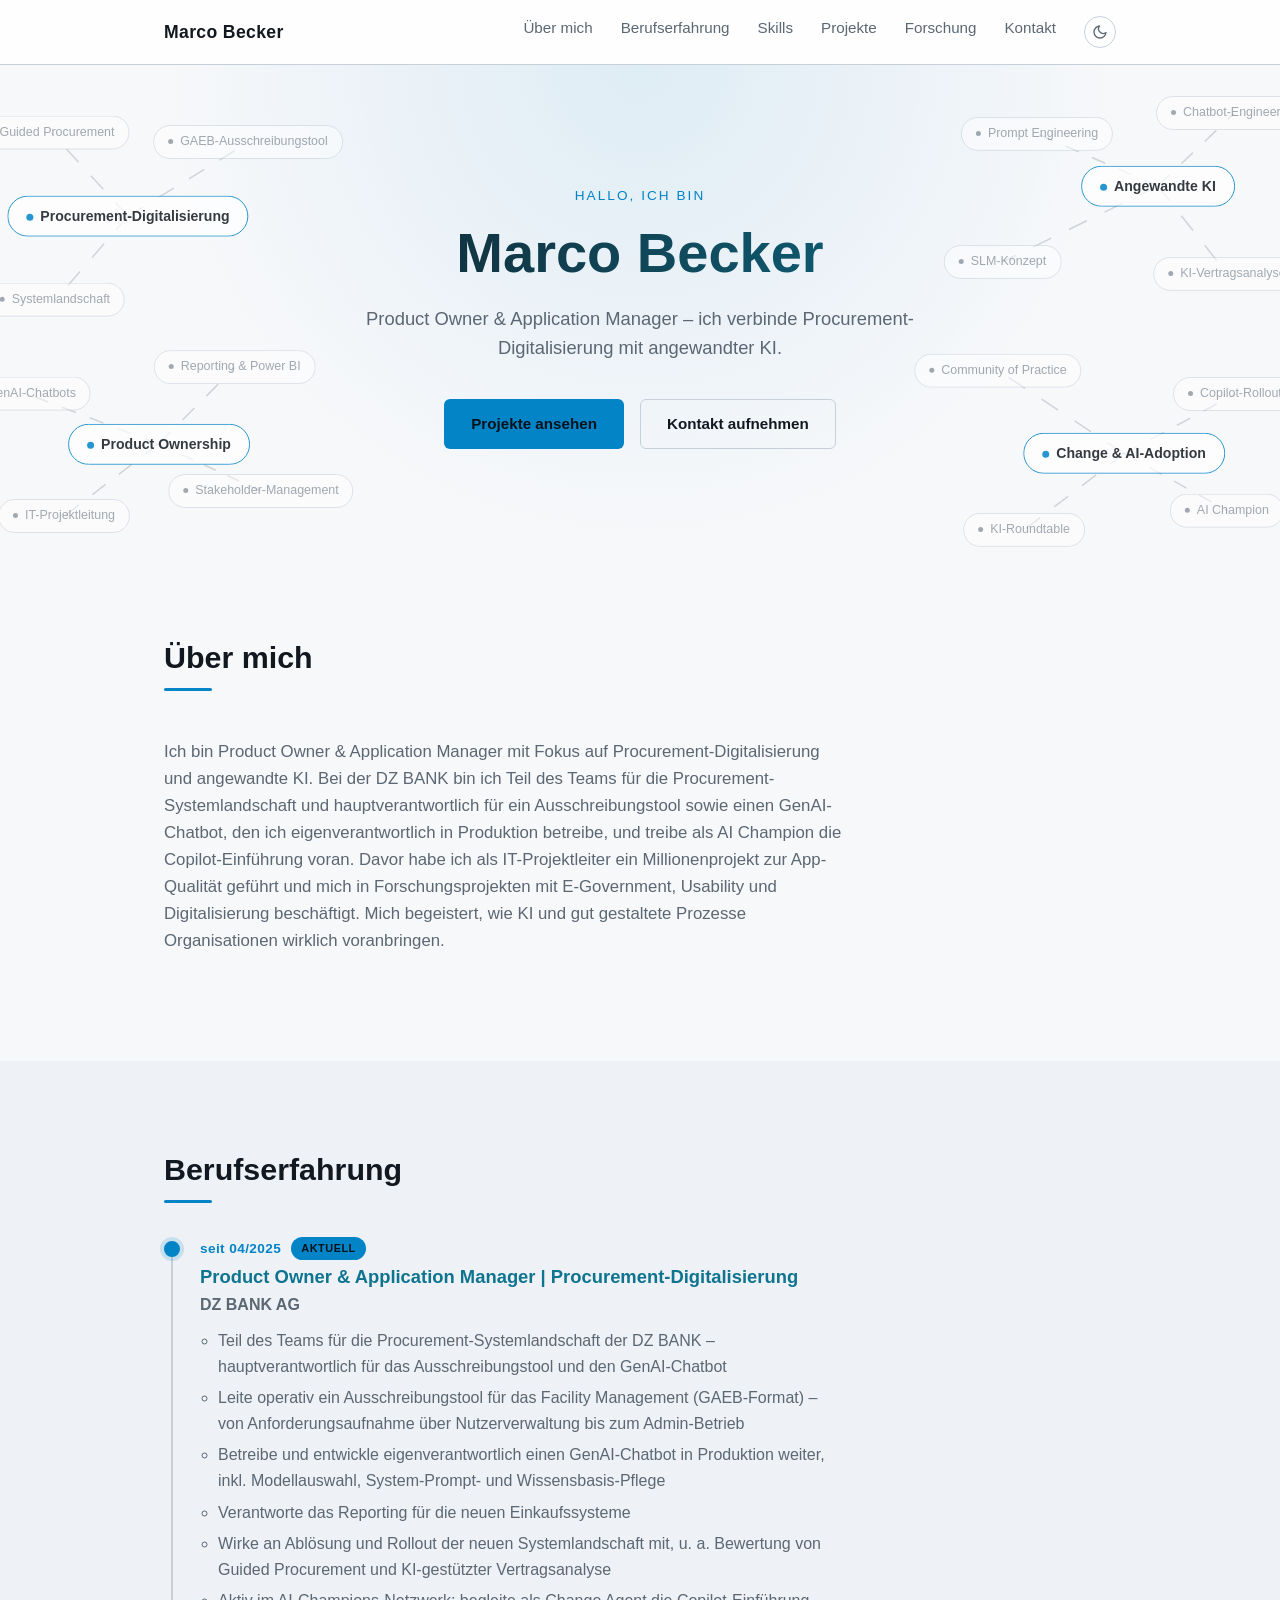
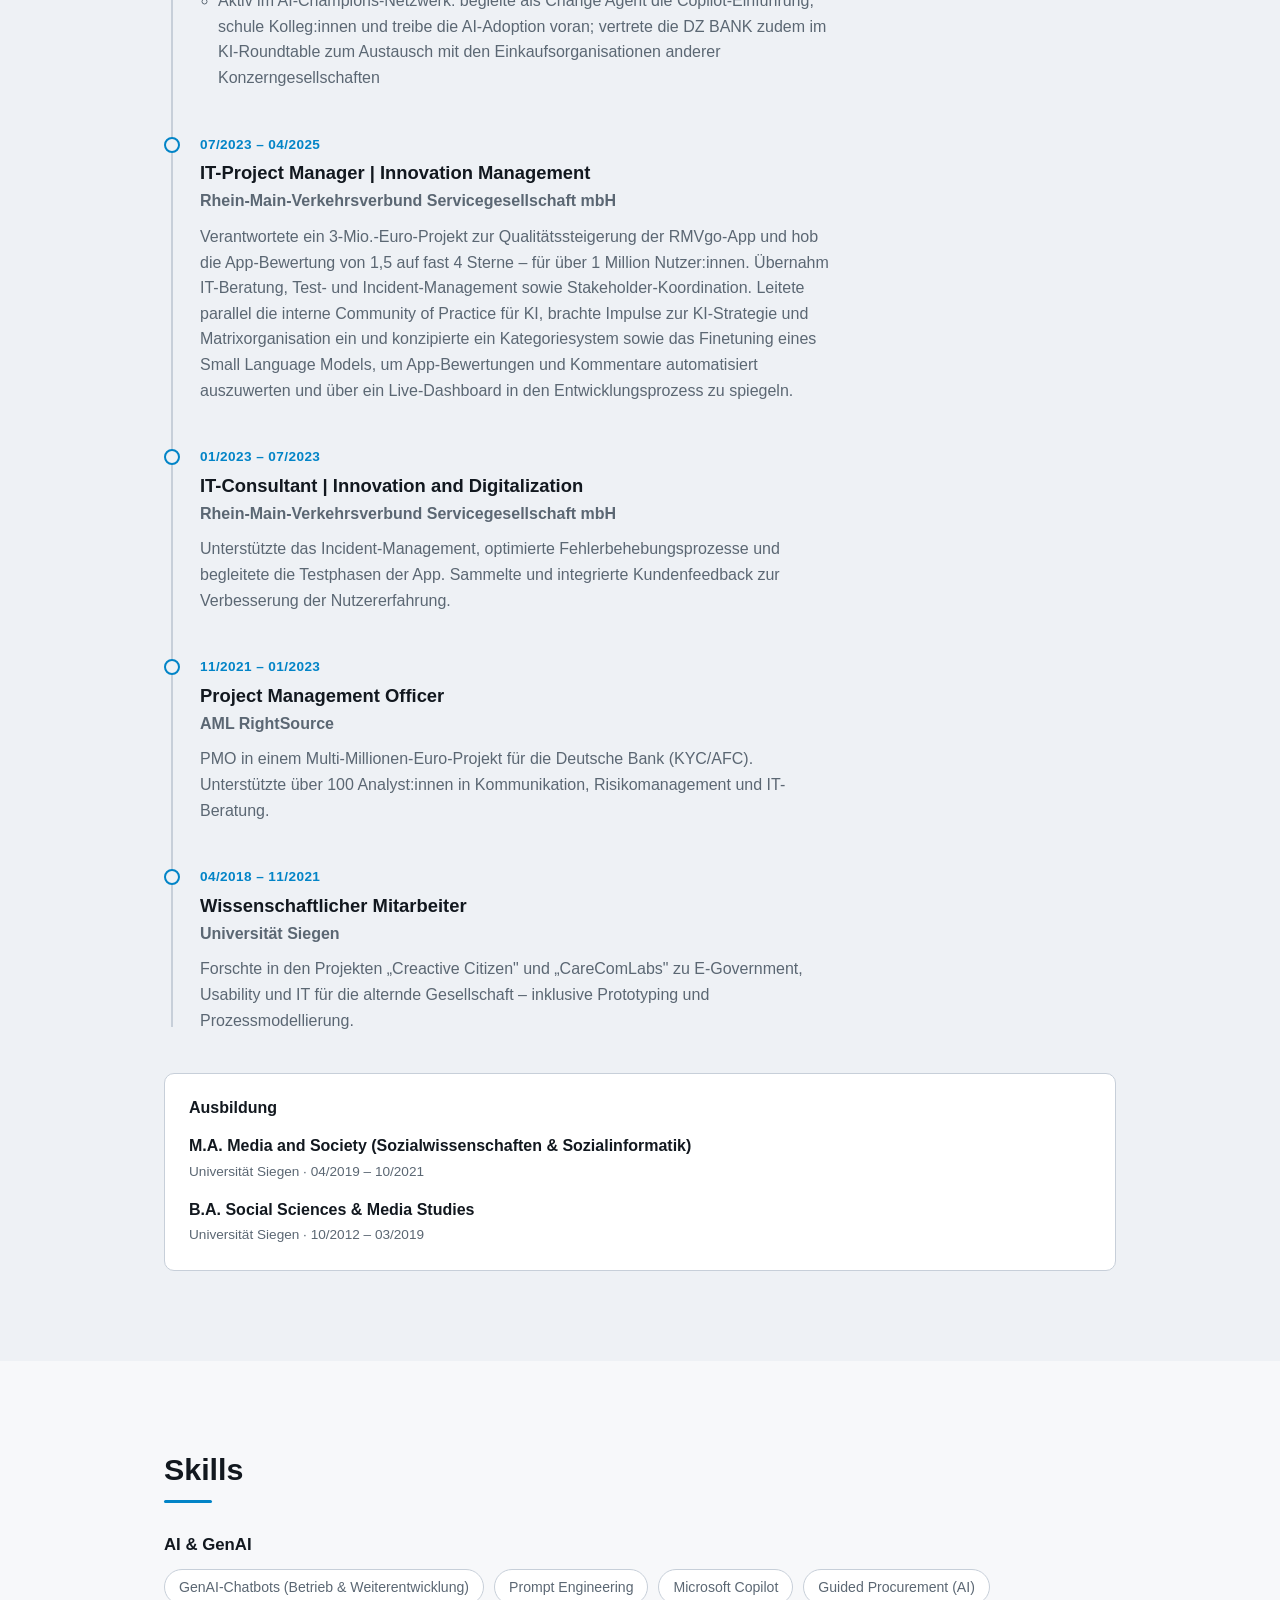
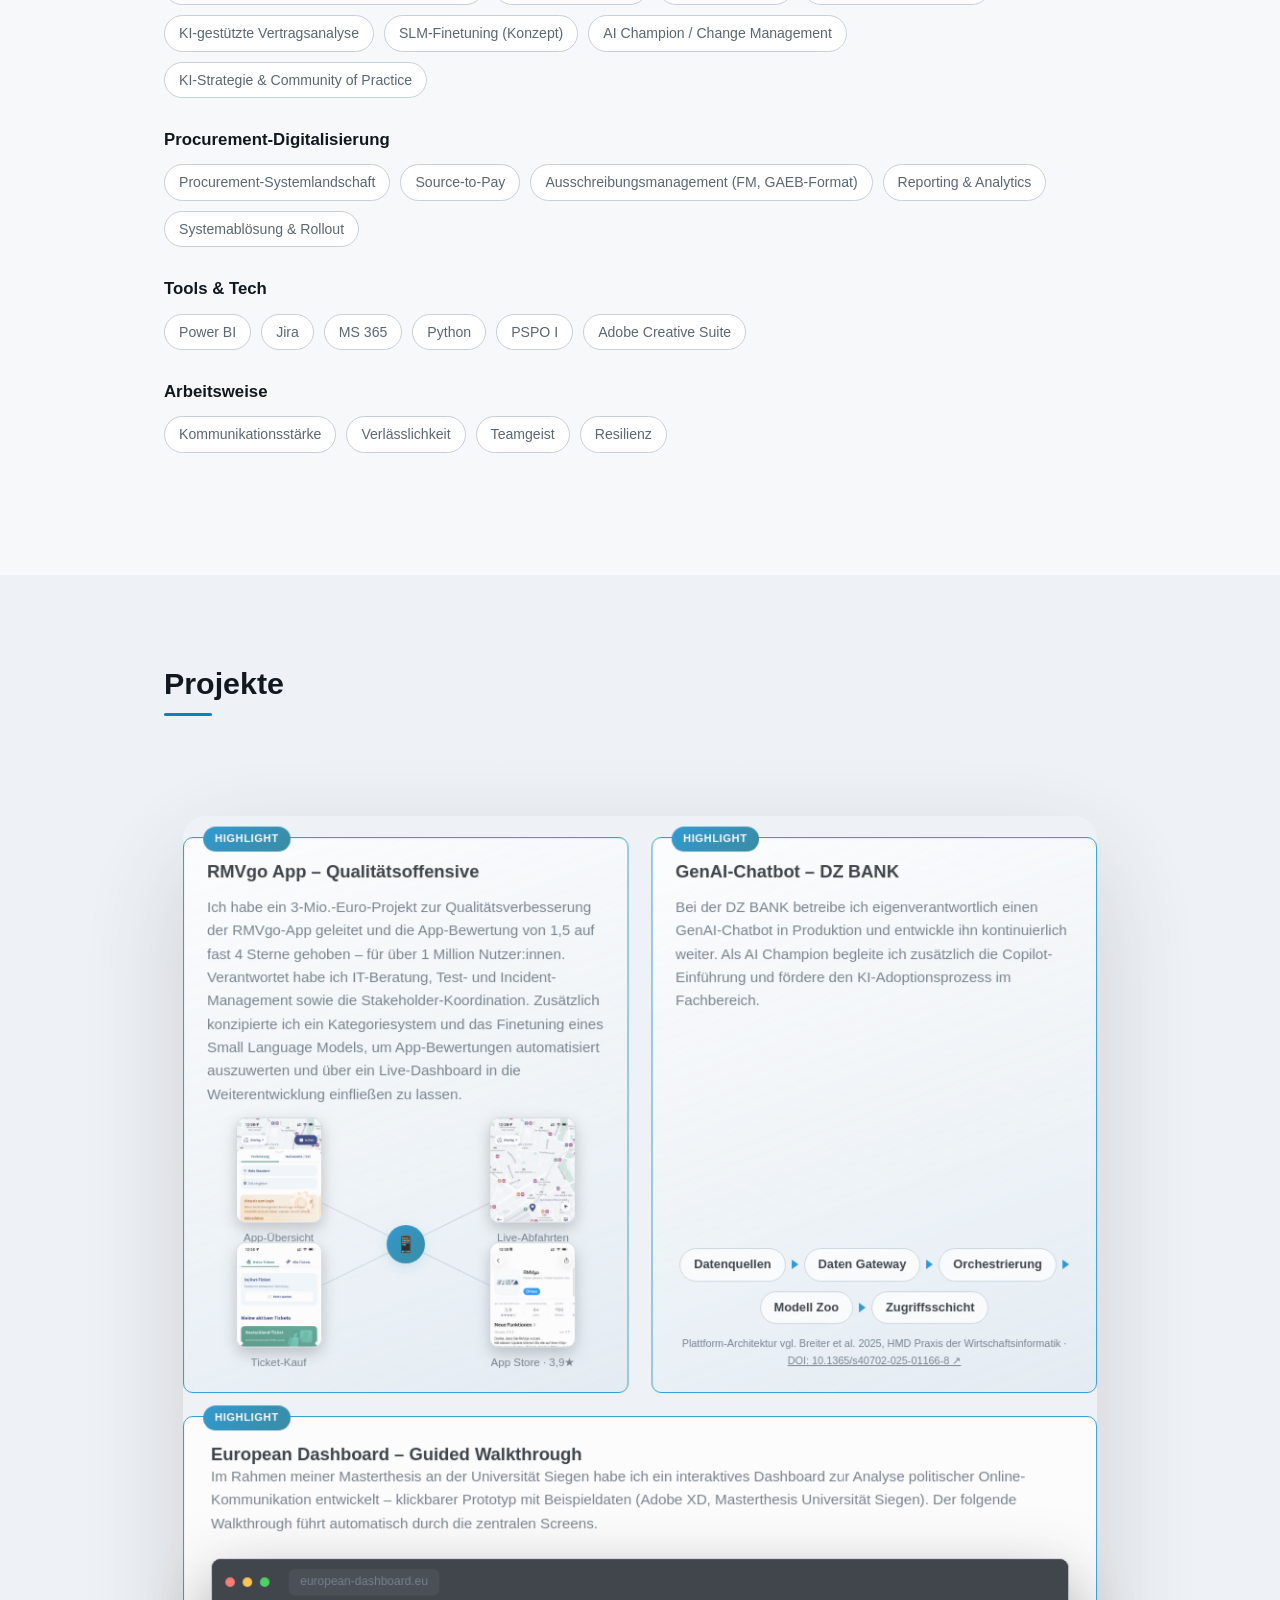
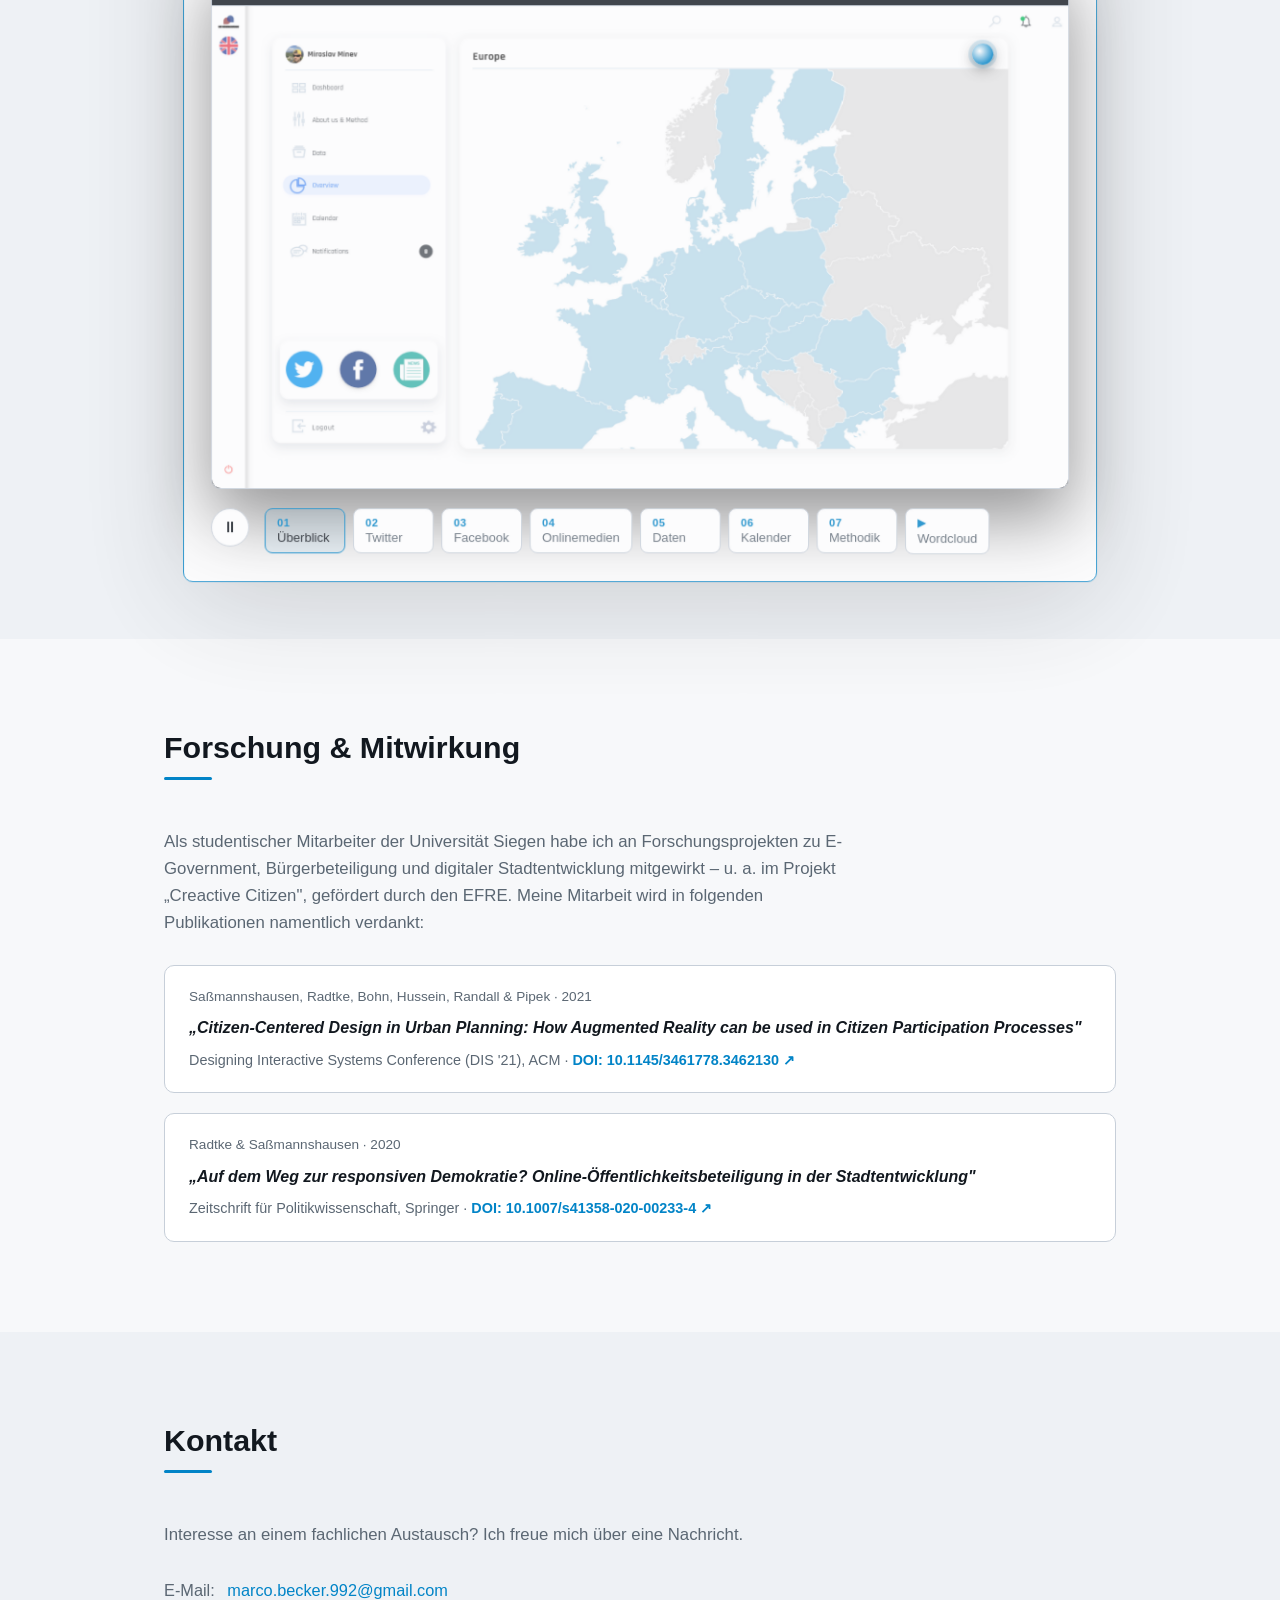
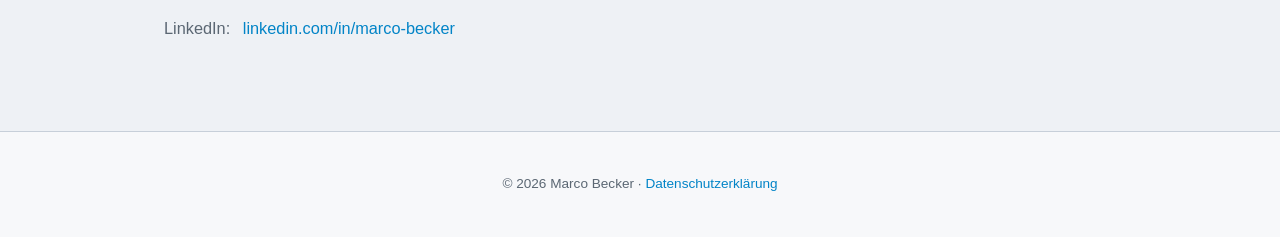
<file: index.html>
<!DOCTYPE html>
<html lang="de">
<head>
    <meta charset="UTF-8">
    <meta name="viewport" content="width=device-width, initial-scale=1.0">
    <title>Marco Becker – CV</title>
    <!-- Temporär, bis Website-Launch: verhindert Suchmaschinen-Indexierung
         solange die Seite noch nicht final poliert ist. Vor aktivem Launch
         (CLAUDE.md "Nächste Schritte" Punkt 5) diese Zeile wieder entfernen. -->
    <meta name="robots" content="noindex, nofollow">
    <script>
        (function () {
            var stored = localStorage.getItem('cv-theme');
            var theme = (stored === 'light' || stored === 'dark')
                ? stored
                : (window.matchMedia('(prefers-color-scheme: light)').matches ? 'light' : 'dark');
            if (theme === 'light') document.documentElement.setAttribute('data-theme', 'light');
        })();
    </script>
    <link rel="stylesheet" href="style.css">
</head>
<body>

    <header class="navbar">
        <div class="container navbar__inner">
            <a href="#hero" class="navbar__brand"><span class="navbar__brand-text"><span class="navbar__letter navbar__letter--anchor" style="--i:0">M</span><span class="navbar__letter" style="--i:1">a</span><span class="navbar__letter" style="--i:2">r</span><span class="navbar__letter" style="--i:3">c</span><span class="navbar__letter" style="--i:4">o</span><span class="navbar__letter" style="--i:5">&nbsp;</span><span class="navbar__letter navbar__letter--anchor" style="--i:6">B</span><span class="navbar__letter" style="--i:7">e</span><span class="navbar__letter" style="--i:8">c</span><span class="navbar__letter" style="--i:9">k</span><span class="navbar__letter" style="--i:10">e</span><span class="navbar__letter" style="--i:11">r</span></span></a>
            <button class="navbar__toggle" id="navToggle" aria-label="Menü öffnen" aria-expanded="false">
                <span></span>
                <span></span>
                <span></span>
            </button>
            <nav class="navbar__nav" id="navMenu">
                <a href="#about">Über mich</a>
                <a href="#experience">Berufserfahrung</a>
                <a href="#skills">Skills</a>
                <a href="#projects">Projekte</a>
                <a href="#research">Forschung</a>
                <a href="#contact">Kontakt</a>
                <button class="theme-toggle" id="themeToggle" type="button" aria-label="Theme wechseln (hell/dunkel)">
                    <svg class="theme-toggle__icon theme-toggle__icon--sun" viewBox="0 0 24 24" fill="none" stroke="currentColor" stroke-width="2" stroke-linecap="round" aria-hidden="true">
                        <circle cx="12" cy="12" r="4"></circle>
                        <path d="M12 2v2M12 20v2M4.93 4.93l1.41 1.41M17.66 17.66l1.41 1.41M2 12h2M20 12h2M4.93 19.07l1.41-1.41M17.66 6.34l1.41-1.41"></path>
                    </svg>
                    <svg class="theme-toggle__icon theme-toggle__icon--moon" viewBox="0 0 24 24" fill="none" stroke="currentColor" stroke-width="2" stroke-linecap="round" stroke-linejoin="round" aria-hidden="true">
                        <path d="M21 12.79A9 9 0 1 1 11.21 3 7 7 0 0 0 21 12.79z"></path>
                    </svg>
                </button>
            </nav>
        </div>
    </header>

    <main>

        <section id="hero" class="hero">
            <div class="hero__network" aria-hidden="true">
                <svg class="hero__lines" viewBox="0 0 100 100" preserveAspectRatio="none">
                    <line x1="10" y1="30" x2="4" y2="13" data-from="H1" data-to="S1" data-delay="1.55"></line>
                    <line x1="10" y1="30" x2="4" y2="48" data-from="H1" data-to="S2" data-delay="1.59"></line>
                    <line x1="10" y1="30" x2="19" y2="16" data-from="H1" data-to="S3" data-delay="1.63"></line>
                    <line x1="90" y1="25" x2="81" y2="13" data-from="H2" data-to="S4" data-delay="1.67"></line>
                    <line x1="90" y1="25" x2="96" y2="43" data-from="H2" data-to="S5" data-delay="1.71"></line>
                    <line x1="90" y1="25" x2="96" y2="10" data-from="H2" data-to="S6" data-delay="1.75"></line>
                    <line x1="12" y1="78" x2="5" y2="92" data-from="H3" data-to="S7" data-delay="1.79"></line>
                    <line x1="12" y1="78" x2="20" y2="88" data-from="H3" data-to="S8" data-delay="1.83"></line>
                    <line x1="12" y1="78" x2="18" y2="62" data-from="H3" data-to="S9" data-delay="1.87"></line>
                    <line x1="12" y1="78" x2="2" y2="68" data-from="H3" data-to="S10" data-delay="1.91"></line>
                    <line x1="88" y1="80" x2="96" y2="92" data-from="H4" data-to="S11" data-delay="1.95"></line>
                    <line x1="88" y1="80" x2="96" y2="68" data-from="H4" data-to="S12" data-delay="1.99"></line>
                    <line x1="88" y1="80" x2="80" y2="95" data-from="H4" data-to="S13" data-delay="2.03"></line>
                    <line x1="90" y1="25" x2="78" y2="40" data-from="H2" data-to="S14" data-delay="2.07"></line>
                    <line x1="88" y1="80" x2="78" y2="62" data-from="H4" data-to="S15" data-delay="2.11"></line>
                </svg>
                <span class="hero__node hero__node--hub" data-node-id="H1" style="--x:10%; --y:30%; --delay:0s" data-delay="0">Procurement-Digitalisierung</span>
                <span class="hero__node hero__node--hub" data-node-id="H2" style="--x:90%; --y:25%; --delay:0s" data-delay="0">Angewandte KI</span>
                <span class="hero__node hero__node--hub" data-node-id="H3" style="--x:12%; --y:78%; --delay:0s" data-delay="0">Product Ownership</span>
                <span class="hero__node hero__node--hub" data-node-id="H4" style="--x:88%; --y:80%; --delay:0s" data-delay="0">Change &amp; AI-Adoption</span>
                <span class="hero__node" data-node-id="S1" style="--x:4%; --y:13%; --delay:0.75s" data-delay="0.75">Guided Procurement</span>
                <span class="hero__node" data-node-id="S2" style="--x:4%; --y:48%; --delay:0.79s" data-delay="0.79">Systemlandschaft</span>
                <span class="hero__node" data-node-id="S3" style="--x:19%; --y:16%; --delay:0.83s" data-delay="0.83">GAEB-Ausschreibungstool</span>
                <span class="hero__node" data-node-id="S4" style="--x:81%; --y:13%; --delay:0.87s" data-delay="0.87">Prompt Engineering</span>
                <span class="hero__node" data-node-id="S5" style="--x:96%; --y:43%; --delay:0.91s" data-delay="0.91">KI-Vertragsanalyse</span>
                <span class="hero__node" data-node-id="S6" style="--x:96%; --y:10%; --delay:0.95s" data-delay="0.95">Chatbot-Engineering</span>
                <span class="hero__node" data-node-id="S7" style="--x:5%; --y:92%; --delay:0.99s" data-delay="0.99">IT-Projektleitung</span>
                <span class="hero__node" data-node-id="S8" style="--x:20%; --y:88%; --delay:1.03s" data-delay="1.03">Stakeholder-Management</span>
                <span class="hero__node" data-node-id="S9" style="--x:18%; --y:62%; --delay:1.07s" data-delay="1.07">Reporting &amp; Power BI</span>
                <span class="hero__node" data-node-id="S10" style="--x:2%; --y:68%; --delay:1.11s" data-delay="1.11">GenAI-Chatbots</span>
                <span class="hero__node" data-node-id="S11" style="--x:96%; --y:92%; --delay:1.15s" data-delay="1.15">AI Champion</span>
                <span class="hero__node" data-node-id="S12" style="--x:96%; --y:68%; --delay:1.19s" data-delay="1.19">Copilot-Rollout</span>
                <span class="hero__node" data-node-id="S13" style="--x:80%; --y:95%; --delay:1.23s" data-delay="1.23">KI-Roundtable</span>
                <span class="hero__node" data-node-id="S14" style="--x:78%; --y:40%; --delay:1.27s" data-delay="1.27">SLM-Konzept</span>
                <span class="hero__node" data-node-id="S15" style="--x:78%; --y:62%; --delay:1.31s" data-delay="1.31">Community of Practice</span>
            </div>
            <div class="container hero__inner">
                <p class="hero__eyebrow">Hallo, ich bin</p>
                <h1 class="hero__name">Marco Becker</h1>
                <p class="hero__tagline">Product Owner &amp; Application Manager – ich verbinde Procurement-Digitalisierung mit angewandter KI.</p>
                <div class="hero__actions">
                    <a href="#projects" class="btn btn--primary">Projekte ansehen</a>
                    <a href="#contact" class="btn btn--ghost">Kontakt aufnehmen</a>
                </div>
            </div>
        </section>

        <section id="about" class="section">
            <div class="container">
                <h2 class="section__title">Über mich</h2>
                <p class="section__lead">
                    Ich bin Product Owner &amp; Application Manager mit Fokus auf Procurement-Digitalisierung
                    und angewandte KI. Bei der DZ BANK bin ich Teil des Teams für die Procurement-Systemlandschaft
                    und hauptverantwortlich für ein Ausschreibungstool sowie einen GenAI-Chatbot, den ich
                    eigenverantwortlich in Produktion betreibe, und treibe als AI Champion die Copilot-Einführung
                    voran. Davor habe ich als IT-Projektleiter ein Millionenprojekt zur
                    App-Qualität geführt und mich in Forschungsprojekten mit E-Government, Usability und
                    Digitalisierung beschäftigt. Mich begeistert, wie KI und gut gestaltete Prozesse
                    Organisationen wirklich voranbringen.
                </p>
            </div>
        </section>

        <section id="experience" class="section section--alt">
            <div class="container">
                <h2 class="section__title">Berufserfahrung</h2>
                <ol class="timeline">
                    <li class="timeline__item timeline__item--current">
                        <div class="timeline__marker"></div>
                        <div class="timeline__content">
                            <span class="timeline__date">seit 04/2025 <span class="timeline__badge">Aktuell</span></span>
                            <h3 class="timeline__role">Product Owner &amp; Application Manager | Procurement-Digitalisierung</h3>
                            <p class="timeline__company">DZ BANK AG</p>
                            <ul class="timeline__bullets">
                                <li>Teil des Teams für die Procurement-Systemlandschaft der DZ BANK – hauptverantwortlich für das Ausschreibungstool und den GenAI-Chatbot</li>
                                <li>Leite operativ ein Ausschreibungstool für das Facility Management (GAEB-Format) – von Anforderungsaufnahme über Nutzerverwaltung bis zum Admin-Betrieb</li>
                                <li>Betreibe und entwickle eigenverantwortlich einen GenAI-Chatbot in Produktion weiter, inkl. Modellauswahl, System-Prompt- und Wissensbasis-Pflege</li>
                                <li>Verantworte das Reporting für die neuen Einkaufssysteme</li>
                                <li>Wirke an Ablösung und Rollout der neuen Systemlandschaft mit, u.&nbsp;a. Bewertung von Guided Procurement und KI-gestützter Vertragsanalyse</li>
                                <li>Aktiv im AI-Champions-Netzwerk: begleite als Change Agent die Copilot-Einführung, schule Kolleg:innen und treibe die AI-Adoption voran; vertrete die DZ BANK zudem im KI-Roundtable zum Austausch mit den Einkaufsorganisationen anderer Konzerngesellschaften</li>
                            </ul>
                        </div>
                    </li>
                    <li class="timeline__item">
                        <div class="timeline__marker"></div>
                        <div class="timeline__content">
                            <span class="timeline__date">07/2023 – 04/2025</span>
                            <h3 class="timeline__role">IT-Project Manager | Innovation Management</h3>
                            <p class="timeline__company">Rhein-Main-Verkehrsverbund Servicegesellschaft mbH</p>
                            <p class="timeline__desc">
                                Verantwortete ein 3-Mio.-Euro-Projekt zur Qualitätssteigerung der RMVgo-App und
                                hob die App-Bewertung von 1,5 auf fast 4 Sterne – für über 1 Million Nutzer:innen.
                                Übernahm IT-Beratung, Test- und Incident-Management sowie Stakeholder-Koordination.
                                Leitete parallel die interne Community of Practice für KI, brachte Impulse zur
                                KI-Strategie und Matrixorganisation ein und konzipierte ein Kategoriesystem sowie
                                das Finetuning eines Small Language Models, um App-Bewertungen und Kommentare
                                automatisiert auszuwerten und über ein Live-Dashboard in den Entwicklungsprozess
                                zu spiegeln.
                            </p>
                        </div>
                    </li>
                    <li class="timeline__item">
                        <div class="timeline__marker"></div>
                        <div class="timeline__content">
                            <span class="timeline__date">01/2023 – 07/2023</span>
                            <h3 class="timeline__role">IT-Consultant | Innovation and Digitalization</h3>
                            <p class="timeline__company">Rhein-Main-Verkehrsverbund Servicegesellschaft mbH</p>
                            <p class="timeline__desc">
                                Unterstützte das Incident-Management, optimierte Fehlerbehebungsprozesse und
                                begleitete die Testphasen der App. Sammelte und integrierte Kundenfeedback zur
                                Verbesserung der Nutzererfahrung.
                            </p>
                        </div>
                    </li>
                    <li class="timeline__item">
                        <div class="timeline__marker"></div>
                        <div class="timeline__content">
                            <span class="timeline__date">11/2021 – 01/2023</span>
                            <h3 class="timeline__role">Project Management Officer</h3>
                            <p class="timeline__company">AML RightSource</p>
                            <p class="timeline__desc">
                                PMO in einem Multi-Millionen-Euro-Projekt für die Deutsche Bank (KYC/AFC).
                                Unterstützte über 100 Analyst:innen in Kommunikation, Risikomanagement und IT-Beratung.
                            </p>
                        </div>
                    </li>
                    <li class="timeline__item">
                        <div class="timeline__marker"></div>
                        <div class="timeline__content">
                            <span class="timeline__date">04/2018 – 11/2021</span>
                            <h3 class="timeline__role">Wissenschaftlicher Mitarbeiter</h3>
                            <p class="timeline__company">Universität Siegen</p>
                            <p class="timeline__desc">
                                Forschte in den Projekten „Creactive Citizen" und „CareComLabs" zu E-Government,
                                Usability und IT für die alternde Gesellschaft – inklusive Prototyping und
                                Prozessmodellierung.
                            </p>
                        </div>
                    </li>
                </ol>

                <div class="education-list">
                    <h3 class="education-list__title">Ausbildung</h3>
                    <div class="education-item">
                        <p class="education-item__degree">M.A. Media and Society (Sozialwissenschaften &amp; Sozialinformatik)</p>
                        <p class="education-item__meta">Universität Siegen · 04/2019 – 10/2021</p>
                    </div>
                    <div class="education-item">
                        <p class="education-item__degree">B.A. Social Sciences &amp; Media Studies</p>
                        <p class="education-item__meta">Universität Siegen · 10/2012 – 03/2019</p>
                    </div>
                </div>
            </div>
        </section>

        <section id="skills" class="section">
            <div class="container">
                <h2 class="section__title">Skills</h2>

                <div class="skills__group">
                    <h3 class="skills__category">AI &amp; GenAI</h3>
                    <ul class="tag-list">
                        <li class="tag">GenAI-Chatbots (Betrieb &amp; Weiterentwicklung)</li>
                        <li class="tag">Prompt Engineering</li>
                        <li class="tag">Microsoft Copilot</li>
                        <li class="tag">Guided Procurement (AI)</li>
                        <li class="tag">KI-gestützte Vertragsanalyse</li>
                        <li class="tag">SLM-Finetuning (Konzept)</li>
                        <li class="tag">AI Champion / Change Management</li>
                        <li class="tag">KI-Strategie &amp; Community of Practice</li>
                    </ul>
                </div>

                <div class="skills__group">
                    <h3 class="skills__category">Procurement-Digitalisierung</h3>
                    <ul class="tag-list">
                        <li class="tag">Procurement-Systemlandschaft</li>
                        <li class="tag">Source-to-Pay</li>
                        <li class="tag">Ausschreibungsmanagement (FM, GAEB-Format)</li>
                        <li class="tag">Reporting &amp; Analytics</li>
                        <li class="tag">Systemablösung &amp; Rollout</li>
                    </ul>
                </div>

                <div class="skills__group">
                    <h3 class="skills__category">Tools &amp; Tech</h3>
                    <ul class="tag-list">
                        <li class="tag">Power BI</li>
                        <li class="tag">Jira</li>
                        <li class="tag">MS 365</li>
                        <li class="tag">Python</li>
                        <li class="tag">PSPO I</li>
                        <li class="tag">Adobe Creative Suite</li>
                    </ul>
                </div>

                <div class="skills__group">
                    <h3 class="skills__category">Arbeitsweise</h3>
                    <ul class="tag-list">
                        <li class="tag">Kommunikationsstärke</li>
                        <li class="tag">Verlässlichkeit</li>
                        <li class="tag">Teamgeist</li>
                        <li class="tag">Resilienz</li>
                    </ul>
                </div>
            </div>
        </section>

        <section id="projects" class="section section--alt">
            <div class="container">
                <h2 class="section__title">Projekte</h2>
                <div class="projects-showcase">
                <div class="projects-showcase__camera">
                <div class="projects-showcase__inner">
                <div class="projects__grid">
                    <article class="card card--highlight projects-reveal">
                        <span class="card__badge">Highlight</span>
                        <h3 class="card__title">RMVgo App – Qualitätsoffensive</h3>
                        <p class="card__desc">
                            Ich habe ein 3-Mio.-Euro-Projekt zur Qualitätsverbesserung der RMVgo-App geleitet
                            und die App-Bewertung von 1,5 auf fast 4 Sterne gehoben – für über 1 Million
                            Nutzer:innen. Verantwortet habe ich IT-Beratung, Test- und Incident-Management
                            sowie die Stakeholder-Koordination. Zusätzlich konzipierte ich ein Kategoriesystem
                            und das Finetuning eines Small Language Models, um App-Bewertungen automatisiert
                            auszuwerten und über ein Live-Dashboard in die Weiterentwicklung einfließen zu lassen.
                        </p>
                        <div class="project-network">
                            <svg class="project-network__lines" viewBox="0 0 100 100" preserveAspectRatio="none">
                                <line x1="50" y1="50" x2="18" y2="25"></line>
                                <line x1="50" y1="50" x2="82" y2="25"></line>
                                <line x1="50" y1="50" x2="18" y2="75"></line>
                                <line x1="50" y1="50" x2="82" y2="75"></line>
                            </svg>
                            <div class="project-network__hub" style="--x:50%; --y:50%" aria-hidden="true">
                                <span>📱</span>
                            </div>
                            <figure class="project-network__tile" style="--x:18%; --y:25%">
                                <img src="rmvgo/rmvgo_startscreen.png" alt="RMVgo App – Startbildschirm mit Übersicht" loading="lazy">
                                <figcaption>App-Übersicht</figcaption>
                            </figure>
                            <figure class="project-network__tile" style="--x:82%; --y:25%">
                                <img src="rmvgo/rmvgo_abfahrten_ffm.png" alt="RMVgo App – Live-Abfahrten in Frankfurt" loading="lazy">
                                <figcaption>Live-Abfahrten</figcaption>
                            </figure>
                            <figure class="project-network__tile" style="--x:18%; --y:75%">
                                <img src="rmvgo/rmvgo_ticket.png" alt="RMVgo App – Ticket-Kauf im Checkout" loading="lazy">
                                <figcaption>Ticket-Kauf</figcaption>
                            </figure>
                            <figure class="project-network__tile" style="--x:82%; --y:75%">
                                <img src="rmvgo/appstore_rmvgo.png" alt="RMVgo App – Eintrag im App Store mit 3,9-Sterne-Bewertung" loading="lazy">
                                <figcaption>App Store · 3,9★</figcaption>
                            </figure>
                        </div>
                    </article>
                    <article class="card card--highlight projects-reveal">
                        <span class="card__badge">Highlight</span>
                        <h3 class="card__title">GenAI-Chatbot – DZ BANK</h3>
                        <p class="card__desc">
                            Bei der DZ BANK betreibe ich eigenverantwortlich einen GenAI-Chatbot in Produktion
                            und entwickle ihn kontinuierlich weiter. Als AI Champion begleite ich zusätzlich
                            die Copilot-Einführung und fördere den KI-Adoptionsprozess im Fachbereich.
                        </p>
                        <div class="project-flow">
                            <div class="project-flow__row">
                                <span class="project-flow__node">Datenquellen</span>
                                <i class="project-flow__arrow" aria-hidden="true"></i>
                                <span class="project-flow__node">Daten Gateway</span>
                                <i class="project-flow__arrow" aria-hidden="true"></i>
                                <span class="project-flow__node">Orchestrierung</span>
                                <i class="project-flow__arrow" aria-hidden="true"></i>
                                <span class="project-flow__node">Modell Zoo</span>
                                <i class="project-flow__arrow" aria-hidden="true"></i>
                                <span class="project-flow__node">Zugriffsschicht</span>
                            </div>
                            <p class="project-flow__source">
                                Plattform-Architektur vgl. Breiter et al. 2025, HMD Praxis der Wirtschaftsinformatik ·
                                <a href="https://doi.org/10.1365/s40702-025-01166-8" target="_blank" rel="noopener noreferrer">DOI: 10.1365/s40702-025-01166-8 ↗</a>
                            </p>
                        </div>
                    </article>
                </div>

                <div class="walkthrough-project projects-reveal">
                    <span class="card__badge">Highlight</span>
                    <h3 class="card__title">European Dashboard – Guided Walkthrough</h3>
                    <p class="card__desc">
                        Im Rahmen meiner Masterthesis an der Universität Siegen habe ich ein interaktives
                        Dashboard zur Analyse politischer Online-Kommunikation entwickelt – klickbarer Prototyp
                        mit Beispieldaten (Adobe XD, Masterthesis Universität Siegen). Der folgende Walkthrough
                        führt automatisch durch die zentralen Screens.
                    </p>

                    <div class="wt" id="wt">
                        <div class="wt__mockup">
                            <div class="wt__bar">
                                <span class="wt__dot wt__dot--red"></span>
                                <span class="wt__dot wt__dot--yellow"></span>
                                <span class="wt__dot wt__dot--green"></span>
                                <span class="wt__url">european-dashboard.eu</span>
                            </div>
                            <div class="wt__viewport" id="wtViewport">
                                <div class="wt__screen">
                                    <div class="wt__scroller">
                                        <img src="eu_dashboard/screen-01-overview.png" alt="Screen: Überblick" draggable="false">
                                    </div>
                                </div>
                                <div class="wt__screen">
                                    <div class="wt__scroller">
                                        <img src="eu_dashboard/screen-02-twitter.png" alt="Screen: Twitter" draggable="false">
                                    </div>
                                </div>
                                <div class="wt__screen">
                                    <div class="wt__scroller">
                                        <img src="eu_dashboard/screen-03-facebook.png" alt="Screen: Facebook" draggable="false">
                                    </div>
                                </div>
                                <div class="wt__screen">
                                    <div class="wt__scroller">
                                        <img src="eu_dashboard/screen-04-onlinemedien.png" alt="Screen: Onlinemedien" draggable="false">
                                    </div>
                                </div>
                                <div class="wt__screen">
                                    <div class="wt__scroller">
                                        <img src="eu_dashboard/screen-05-datenzugang.png" alt="Screen: Daten" draggable="false">
                                    </div>
                                </div>
                                <div class="wt__screen">
                                    <div class="wt__scroller">
                                        <img src="eu_dashboard/screen-06-kalender.png" alt="Screen: Kalender" draggable="false">
                                    </div>
                                </div>
                                <div class="wt__screen">
                                    <div class="wt__scroller">
                                        <img src="eu_dashboard/screen-07-methodik.png" alt="Screen: Methodik" draggable="false">
                                    </div>
                                </div>
                                <div class="wt__screen">
                                    <button class="wt__finale" id="wtFinale" type="button" aria-label="Wordcloud-Video abspielen">
                                        <img src="eu_dashboard/wordcloud-poster.jpg" alt="Standbild der Wordcloud-Animation" draggable="false">
                                        <span class="wt__play-icon" aria-hidden="true"></span>
                                    </button>
                                </div>

                                <div class="wt__cursor" id="wtCursor" aria-hidden="true"></div>
                            </div>
                        </div>

                        <div class="wt__controls">
                            <button class="wt__playpause" id="wtPlayPause" type="button" aria-label="Walkthrough pausieren">
                                <span aria-hidden="true">⏸</span>
                            </button>
                            <ol class="wt__progress" id="wtProgress">
                                <li><button type="button" class="wt__step"><span class="wt__step-num">01</span><span class="wt__step-label">Überblick</span></button></li>
                                <li><button type="button" class="wt__step"><span class="wt__step-num">02</span><span class="wt__step-label">Twitter</span></button></li>
                                <li><button type="button" class="wt__step"><span class="wt__step-num">03</span><span class="wt__step-label">Facebook</span></button></li>
                                <li><button type="button" class="wt__step"><span class="wt__step-num">04</span><span class="wt__step-label">Onlinemedien</span></button></li>
                                <li><button type="button" class="wt__step"><span class="wt__step-num">05</span><span class="wt__step-label">Daten</span></button></li>
                                <li><button type="button" class="wt__step"><span class="wt__step-num">06</span><span class="wt__step-label">Kalender</span></button></li>
                                <li><button type="button" class="wt__step"><span class="wt__step-num">07</span><span class="wt__step-label">Methodik</span></button></li>
                                <li><button type="button" class="wt__step"><span class="wt__step-num">▶</span><span class="wt__step-label">Wordcloud</span></button></li>
                            </ol>
                        </div>
                    </div>
                </div>
                </div>
                </div>
                </div>
            </div>
        </section>

        <div class="wt-lightbox" id="wtLightbox" hidden>
            <div class="wt-lightbox__backdrop" id="wtLightboxBackdrop"></div>
            <div class="wt-lightbox__panel">
                <button class="wt-lightbox__close" id="wtLightboxClose" type="button" aria-label="Video schließen">✕</button>
                <video class="wt-lightbox__video" id="wtLightboxVideo" src="eu_dashboard/wordcloud.mp4" muted loop playsinline preload="none"></video>
            </div>
        </div>

        <section id="research" class="section">
            <div class="container">
                <h2 class="section__title">Forschung &amp; Mitwirkung</h2>
                <p class="section__lead">
                    Als studentischer Mitarbeiter der Universität Siegen habe ich an Forschungsprojekten zu
                    E-Government, Bürgerbeteiligung und digitaler Stadtentwicklung mitgewirkt – u.&nbsp;a. im
                    Projekt „Creactive Citizen", gefördert durch den EFRE. Meine Mitarbeit wird in folgenden
                    Publikationen namentlich verdankt:
                </p>
                <ul class="publication-list">
                    <li class="publication-item">
                        <p class="publication-item__meta">Saßmannshausen, Radtke, Bohn, Hussein, Randall &amp; Pipek · 2021</p>
                        <p class="publication-item__title">„Citizen-Centered Design in Urban Planning: How Augmented Reality can be used in Citizen Participation Processes"</p>
                        <p class="publication-item__venue">
                            Designing Interactive Systems Conference (DIS '21), ACM ·
                            <a href="https://doi.org/10.1145/3461778.3462130" target="_blank" rel="noopener noreferrer">DOI: 10.1145/3461778.3462130 ↗</a>
                        </p>
                    </li>
                    <li class="publication-item">
                        <p class="publication-item__meta">Radtke &amp; Saßmannshausen · 2020</p>
                        <p class="publication-item__title">„Auf dem Weg zur responsiven Demokratie? Online-Öffentlichkeitsbeteiligung in der Stadtentwicklung"</p>
                        <p class="publication-item__venue">
                            Zeitschrift für Politikwissenschaft, Springer ·
                            <a href="https://doi.org/10.1007/s41358-020-00233-4" target="_blank" rel="noopener noreferrer">DOI: 10.1007/s41358-020-00233-4 ↗</a>
                        </p>
                    </li>
                </ul>
            </div>
        </section>

        <section id="contact" class="section section--alt">
            <div class="container">
                <h2 class="section__title">Kontakt</h2>
                <p class="section__lead">
                    Interesse an einem fachlichen Austausch? Ich freue mich über eine Nachricht.
                </p>
                <ul class="contact-list">
                    <li><span class="contact-list__label">E-Mail:</span> <a href="mailto:marco.becker.992@gmail.com">marco.becker.992@gmail.com</a></li>
                    <li><span class="contact-list__label">LinkedIn:</span> <a href="#">linkedin.com/in/marco-becker</a></li>
                </ul>
            </div>
        </section>

    </main>

    <footer class="footer">
        <div class="container">
            <p>&copy; 2026 Marco Becker · <a href="datenschutz.html">Datenschutzerklärung</a></p>
        </div>
    </footer>

    <script src="script.js"></script>
</body>
</html>
</file>
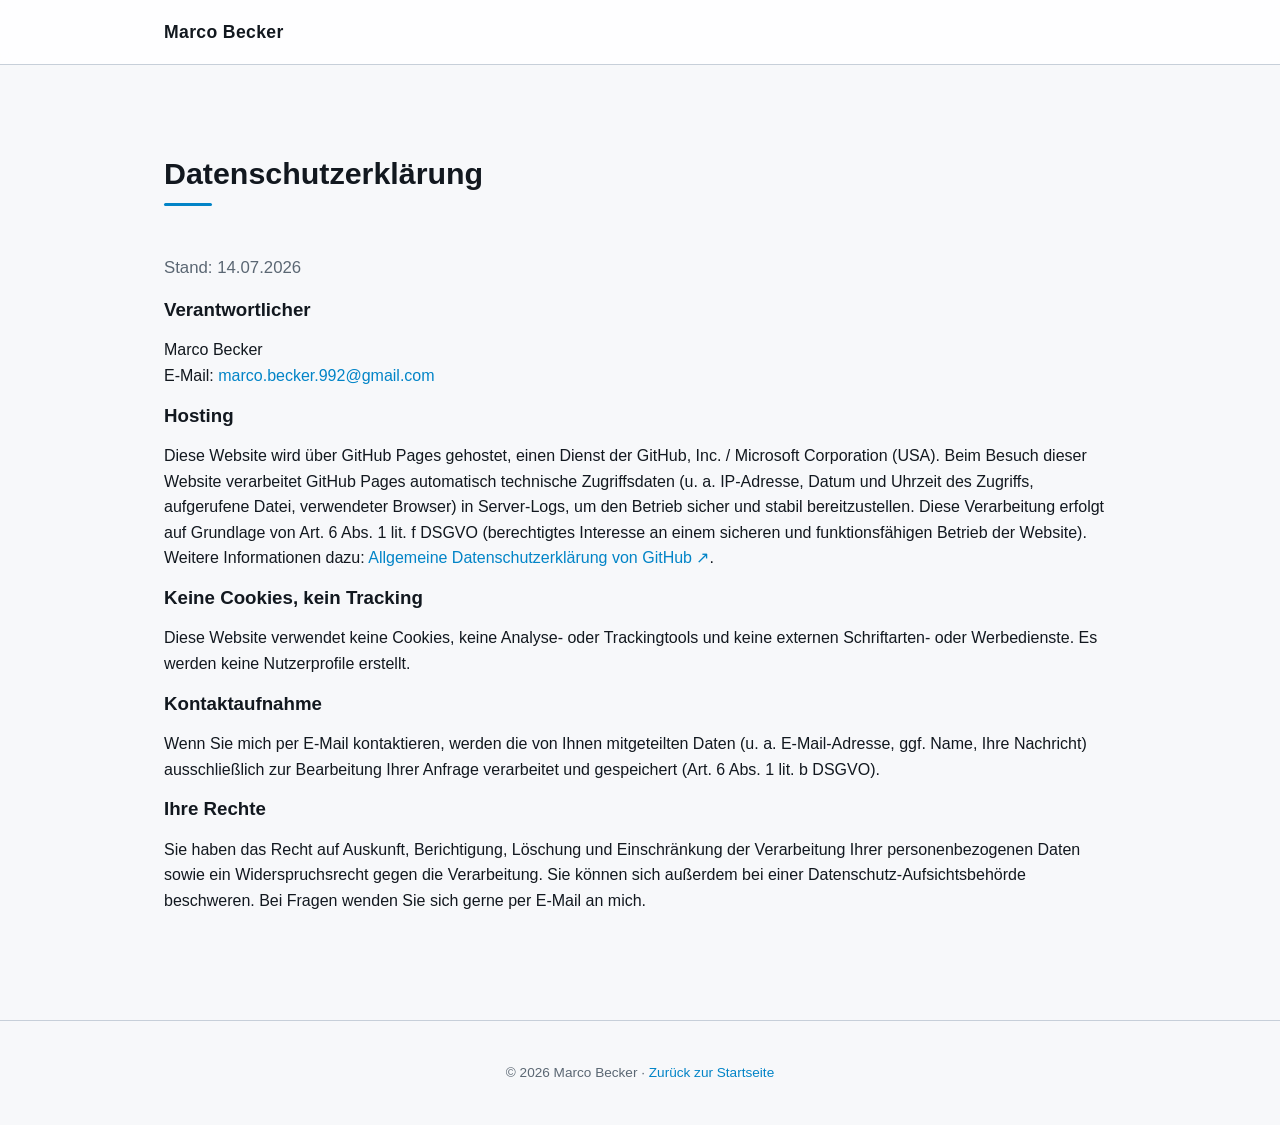
<file: datenschutz.html>
<!DOCTYPE html>
<html lang="de">
<head>
    <meta charset="UTF-8">
    <meta name="viewport" content="width=device-width, initial-scale=1.0">
    <title>Datenschutzerklärung – Marco Becker</title>
    <meta name="robots" content="noindex, nofollow">
    <script>
        (function () {
            var stored = localStorage.getItem('cv-theme');
            var theme = (stored === 'light' || stored === 'dark')
                ? stored
                : (window.matchMedia('(prefers-color-scheme: light)').matches ? 'light' : 'dark');
            if (theme === 'light') document.documentElement.setAttribute('data-theme', 'light');
        })();
    </script>
    <link rel="stylesheet" href="style.css">
</head>
<body>

    <header class="navbar">
        <div class="container navbar__inner">
            <a href="index.html" class="navbar__brand"><span class="navbar__brand-text">Marco Becker</span></a>
        </div>
    </header>

    <main>
        <section class="section">
            <div class="container">
                <h2 class="section__title">Datenschutzerklärung</h2>
                <p class="section__lead">Stand: 14.07.2026</p>

                <h3>Verantwortlicher</h3>
                <p>
                    Marco Becker<br>
                    E-Mail: <a href="mailto:marco.becker.992@gmail.com">marco.becker.992@gmail.com</a>
                </p>

                <h3>Hosting</h3>
                <p>
                    Diese Website wird über GitHub Pages gehostet, einen Dienst der GitHub, Inc. /
                    Microsoft Corporation (USA). Beim Besuch dieser Website verarbeitet GitHub Pages
                    automatisch technische Zugriffsdaten (u.&nbsp;a. IP-Adresse, Datum und Uhrzeit des
                    Zugriffs, aufgerufene Datei, verwendeter Browser) in Server-Logs, um den Betrieb
                    sicher und stabil bereitzustellen. Diese Verarbeitung erfolgt auf Grundlage von
                    Art. 6 Abs. 1 lit. f DSGVO (berechtigtes Interesse an einem sicheren und
                    funktionsfähigen Betrieb der Website). Weitere Informationen dazu:
                    <a href="https://docs.github.com/de/site-policy/privacy-policies/github-general-privacy-statement" target="_blank" rel="noopener noreferrer">Allgemeine Datenschutzerklärung von GitHub ↗</a>.
                </p>

                <h3>Keine Cookies, kein Tracking</h3>
                <p>
                    Diese Website verwendet keine Cookies, keine Analyse- oder Trackingtools und keine
                    externen Schriftarten- oder Werbedienste. Es werden keine Nutzerprofile erstellt.
                </p>

                <h3>Kontaktaufnahme</h3>
                <p>
                    Wenn Sie mich per E-Mail kontaktieren, werden die von Ihnen mitgeteilten Daten
                    (u.&nbsp;a. E-Mail-Adresse, ggf. Name, Ihre Nachricht) ausschließlich zur
                    Bearbeitung Ihrer Anfrage verarbeitet und gespeichert (Art. 6 Abs. 1 lit. b DSGVO).
                </p>

                <h3>Ihre Rechte</h3>
                <p>
                    Sie haben das Recht auf Auskunft, Berichtigung, Löschung und Einschränkung der
                    Verarbeitung Ihrer personenbezogenen Daten sowie ein Widerspruchsrecht gegen die
                    Verarbeitung. Sie können sich außerdem bei einer Datenschutz-Aufsichtsbehörde
                    beschweren. Bei Fragen wenden Sie sich gerne per E-Mail an mich.
                </p>
            </div>
        </section>
    </main>

    <footer class="footer">
        <div class="container">
            <p>&copy; 2026 Marco Becker · <a href="index.html">Zurück zur Startseite</a></p>
        </div>
    </footer>

</body>
</html>
</file>
<file: style.css>
﻿:root {
    --bg: #131a24;
    --bg-alt: #182030;
    --surface: #1d2636;
    --border: #2c3849;
    --text: #eef2f6;
    --text-muted: #a8b3c1;
    --accent: #38bdf8;
    --accent-2: #22d3ee;
    --accent-warm: #f5a623;
    --navbar-bg: rgba(11, 15, 20, 0.9);
    --hero-glow-color: rgba(56, 189, 248, 0.12);
    --hero-node-bg: rgba(20, 27, 35, 0.7);
    --hero-line-color: rgba(148, 163, 184, 0.25);
    --highlight-tint: rgba(56, 189, 248, 0.06);
    --active-tint: rgba(56, 189, 248, 0.08);
    --accent-glow: rgba(56, 189, 248, 0.16);
    --badge-text: #06131c;
    --font-base: "Segoe UI", Roboto, Helvetica, Arial, sans-serif;
}

[data-theme="light"] {
    --bg: #f7f8fa;
    --bg-alt: #eef1f5;
    --surface: #ffffff;
    --border: #c7cfd9;
    --text: #12181f;
    --text-muted: #5b6773;
    --accent: #0284c7;
    --accent-2: #0e7490;
    --accent-warm: #b45309;
    --navbar-bg: rgba(255, 255, 255, 0.85);
    --hero-glow-color: rgba(2, 132, 199, 0.10);
    --hero-node-bg: rgba(255, 255, 255, 0.82);
    --hero-line-color: rgba(71, 85, 105, 0.22);
    --highlight-tint: rgba(2, 132, 199, 0.05);
    --active-tint: rgba(2, 132, 199, 0.07);
    --accent-glow: rgba(2, 132, 199, 0.16);
    --badge-text: #ffffff;
}

* {
    box-sizing: border-box;
}

html {
    scroll-behavior: smooth;
}

body {
    margin: 0;
    background: var(--bg);
    color: var(--text);
    font-family: var(--font-base);
    line-height: 1.6;
    transition: background 0.25s ease, color 0.25s ease;
}

.container {
    width: 100%;
    max-width: 1000px;
    margin: 0 auto;
    padding: 0 24px;
}

a {
    color: var(--accent);
    text-decoration: none;
}

a:hover {
    color: var(--accent-2);
}

h1, h2, h3 {
    line-height: 1.2;
    margin: 0;
}

/* Navbar */

.navbar {
    position: sticky;
    top: 0;
    z-index: 100;
    background: var(--navbar-bg);
    backdrop-filter: blur(8px);
    border-bottom: 1px solid var(--border);
    transition: background 0.2s ease;
}

.navbar__inner {
    display: flex;
    align-items: center;
    justify-content: space-between;
    height: 64px;
}

.navbar__brand {
    display: flex;
    align-items: center;
    gap: 10px;
    font-weight: 700;
    font-size: 1.1rem;
    color: var(--text);
    letter-spacing: 0.02em;
}

.navbar__brand-text {
    display: inline-flex;
    white-space: nowrap;
}

.navbar__letter {
    display: inline-block;
    max-width: 24px;
    overflow: hidden;
    opacity: 1;
    transform: translateY(0);
    transition: max-width 0.4s cubic-bezier(0.16, 1, 0.3, 1),
        opacity 0.3s cubic-bezier(0.16, 1, 0.3, 1),
        transform 0.3s cubic-bezier(0.16, 1, 0.3, 1);
    transition-delay: calc(var(--i) * 18ms);
}

.navbar.is-scrolled .navbar__letter:not(.navbar__letter--anchor) {
    max-width: 0;
    opacity: 0;
    transform: translateY(6px);
    transition-delay: calc((11 - var(--i)) * 18ms);
}

@media (prefers-reduced-motion: reduce) {
    .navbar__letter {
        transition: none !important;
    }
}

.navbar__brand:hover {
    color: var(--accent);
}

.navbar__nav {
    display: flex;
    gap: 28px;
}

.navbar__nav a {
    color: var(--text-muted);
    font-size: 0.95rem;
}

.navbar__nav a:hover {
    color: var(--text);
}

.theme-toggle {
    display: inline-flex;
    align-items: center;
    justify-content: center;
    width: 32px;
    height: 32px;
    border-radius: 50%;
    border: 1px solid var(--border);
    background: transparent;
    color: var(--text-muted);
    cursor: pointer;
    flex-shrink: 0;
    padding: 0;
    transition: border-color 0.2s ease, color 0.2s ease;
}

.theme-toggle:hover {
    border-color: var(--accent);
    color: var(--accent);
}

.theme-toggle__icon {
    width: 16px;
    height: 16px;
}

.theme-toggle__icon--moon {
    display: none;
}

[data-theme="light"] .theme-toggle__icon--sun {
    display: none;
}

[data-theme="light"] .theme-toggle__icon--moon {
    display: block;
}

.navbar__toggle {
    display: none;
    flex-direction: column;
    justify-content: center;
    gap: 5px;
    width: 32px;
    height: 32px;
    background: none;
    border: none;
    cursor: pointer;
    padding: 0;
}

.navbar__toggle span {
    display: block;
    height: 2px;
    width: 100%;
    background: var(--text);
}

/* Hero */

.hero {
    position: relative;
    overflow: hidden;
    padding: 120px 0 100px;
    text-align: center;
    background: radial-gradient(circle at 50% 0%, var(--hero-glow-color), transparent 60%);
}

.hero__inner {
    position: relative;
    z-index: 1;
}

.hero__network {
    position: absolute;
    inset: 0;
    z-index: 0;
    pointer-events: none;
}

.hero__lines {
    position: absolute;
    inset: 0;
    width: 100%;
    height: 100%;
}

.hero__lines line {
    stroke: var(--hero-line-color);
    stroke-width: 1.5;
    vector-effect: non-scaling-stroke;
    shape-rendering: geometricPrecision;
    transition: stroke-dashoffset 0.85s cubic-bezier(0.16, 1, 0.3, 1);
}

.hero__node {
    position: absolute;
    left: var(--x);
    top: var(--y);
    transform: translate(-50%, -50%);
    padding: 6px 14px;
    border: 1px solid var(--border);
    border-radius: 999px;
    background: var(--hero-node-bg);
    color: var(--text-muted);
    font-size: 0.78rem;
    white-space: nowrap;
    opacity: 0;
    animation: heroFadeIn 0.6s ease forwards;
    animation-delay: var(--delay);
    will-change: transform;
}

.hero__node::before {
    content: "";
    display: inline-block;
    width: 5px;
    height: 5px;
    border-radius: 50%;
    background: var(--text-muted);
    margin-right: 7px;
    vertical-align: middle;
}

.hero__node--hub {
    border-color: var(--accent);
    color: var(--text);
    font-weight: 600;
    font-size: 0.88rem;
    padding: 8px 18px;
    animation-name: heroFadeInHub;
    animation-duration: 0.6s;
}

.hero__node--hub::before {
    width: 7px;
    height: 7px;
    background: var(--accent);
}

@keyframes heroFadeIn {
    to { opacity: 0.55; }
}

@keyframes heroFadeInHub {
    to { opacity: 0.85; }
}

@keyframes heroFloat {
    0%, 100% { transform: translate(-50%, -50%) translateY(0); }
    50% { transform: translate(-50%, -50%) translateY(-8px); }
}

@media (prefers-reduced-motion: reduce) {
    .hero__node {
        animation: none;
        opacity: 0.55;
    }
    .hero__node--hub {
        opacity: 0.85;
    }
}

@media (max-width: 900px) {
    .hero__network {
        display: none;
    }
}

.hero__eyebrow {
    color: var(--accent);
    text-transform: uppercase;
    letter-spacing: 0.15em;
    font-size: 0.85rem;
    margin: 0 0 12px;
}

.hero__name {
    font-size: clamp(2.2rem, 5vw, 3.5rem);
    font-weight: 700;
    background: linear-gradient(90deg, var(--text) 0%, var(--accent-2) 100%);
    -webkit-background-clip: text;
    background-clip: text;
    color: transparent;
}

.hero__tagline {
    margin-top: 18px;
    font-size: 1.15rem;
    color: var(--text-muted);
    max-width: 560px;
    margin-left: auto;
    margin-right: auto;
}

.hero__actions {
    margin-top: 36px;
    display: flex;
    gap: 16px;
    justify-content: center;
    flex-wrap: wrap;
}

.btn {
    display: inline-block;
    padding: 12px 26px;
    border-radius: 6px;
    font-weight: 600;
    font-size: 0.95rem;
    border: 1px solid transparent;
    transition: transform 0.15s ease, background 0.15s ease, border-color 0.15s ease;
}

.btn:hover {
    transform: translateY(-2px);
}

.btn--primary {
    background: var(--accent);
    color: #06131c;
}

.btn--primary:hover {
    background: var(--accent-2);
    color: #06131c;
}

.btn--ghost {
    border-color: var(--border);
    color: var(--text);
}

.btn--ghost:hover {
    border-color: var(--accent);
    color: var(--accent);
}

/* Sections */

.section {
    padding: 90px 0;
}

.section--alt {
    background: var(--bg-alt);
}

.section__title {
    font-size: 1.9rem;
    font-weight: 700;
    margin-bottom: 32px;
    position: relative;
    display: inline-block;
}

.section__title::after {
    content: "";
    display: block;
    width: 48px;
    height: 3px;
    background: var(--accent);
    margin-top: 12px;
    border-radius: 2px;
}

.section__lead {
    color: var(--text-muted);
    max-width: 680px;
    font-size: 1.05rem;
}

/* Timeline */

.timeline {
    list-style: none;
    margin: 0;
    padding: 0;
    position: relative;
}

.timeline::before {
    content: "";
    position: absolute;
    left: 7px;
    top: 6px;
    bottom: 6px;
    width: 2px;
    background: var(--border);
}

.timeline__item {
    position: relative;
    padding-left: 36px;
    margin-bottom: 40px;
}

.timeline__item:last-child {
    margin-bottom: 0;
}

.timeline__marker {
    position: absolute;
    left: 0;
    top: 6px;
    width: 16px;
    height: 16px;
    border-radius: 50%;
    background: var(--bg-alt);
    border: 2px solid var(--accent);
}

.timeline__date {
    color: var(--accent);
    font-size: 0.85rem;
    font-weight: 600;
    letter-spacing: 0.03em;
    display: inline-flex;
    align-items: center;
    gap: 10px;
}

.timeline__badge {
    background: var(--accent);
    color: #06131c;
    font-size: 0.68rem;
    font-weight: 700;
    text-transform: uppercase;
    letter-spacing: 0.05em;
    padding: 3px 10px;
    border-radius: 999px;
}

.timeline__item--current .timeline__marker {
    background: var(--accent);
    box-shadow: 0 0 0 4px var(--accent-glow);
}

.timeline__item--current .timeline__role {
    color: var(--accent-2);
}

.timeline__bullets {
    margin: 10px 0 0;
    padding-left: 18px;
    color: var(--text-muted);
    max-width: 640px;
}

.timeline__bullets li {
    margin-bottom: 6px;
}

.timeline__bullets li:last-child {
    margin-bottom: 0;
}

.timeline__role {
    margin-top: 6px;
    font-size: 1.15rem;
    font-weight: 700;
}

.timeline__company {
    margin: 4px 0 10px;
    color: var(--text-muted);
    font-weight: 600;
}

.timeline__desc {
    margin: 0;
    color: var(--text-muted);
    max-width: 640px;
}

/* Education */

.education-list {
    margin-top: 40px;
    padding: 24px;
    background: var(--surface);
    border: 1px solid var(--border);
    border-radius: 10px;
}

.education-list__title {
    font-size: 1rem;
    color: var(--text);
    margin-bottom: 16px;
}

.education-item {
    margin-bottom: 14px;
}

.education-item:last-child {
    margin-bottom: 0;
}

.education-item__degree {
    margin: 0;
    font-weight: 600;
    color: var(--text);
}

.education-item__meta {
    margin: 2px 0 0;
    color: var(--text-muted);
    font-size: 0.85rem;
}

/* Skills */

.skills__group {
    margin-bottom: 32px;
}

.skills__category {
    font-size: 1.05rem;
    color: var(--text);
    margin-bottom: 14px;
}

.tag-list {
    list-style: none;
    display: flex;
    flex-wrap: wrap;
    gap: 10px;
    margin: 0;
    padding: 0;
}

.tag {
    background: var(--surface);
    border: 1px solid var(--border);
    color: var(--text-muted);
    padding: 6px 14px;
    border-radius: 999px;
    font-size: 0.88rem;
}

.tag-list--small .tag {
    font-size: 0.8rem;
    padding: 4px 12px;
}

/* Projects */

.projects-showcase {
    transform: translateY(40px) scale(0.96);
    opacity: 0.8;
    border-radius: 24px;
    box-shadow: 0 40px 120px rgba(0, 0, 0, 0.18);
    will-change: transform, opacity, border-radius, box-shadow;
}

.projects-showcase__camera {
    animation: showcaseFloat 10s ease-in-out infinite;
}

@keyframes showcaseFloat {
    0%, 100% { transform: translate(0, 0) scale(1); }
    50% { transform: translate(1px, -4px) scale(1.01); }
}

.projects-showcase__inner {
    transform: translateY(22px);
    will-change: transform;
}

@media (prefers-reduced-motion: reduce) {
    .projects-showcase {
        transform: none !important;
        opacity: 1 !important;
        border-radius: 6px !important;
        box-shadow: 0 8px 24px rgba(0, 0, 0, 0.12) !important;
    }
    .projects-showcase__camera { animation: none !important; }
    .projects-showcase__inner { transform: none !important; }
}

.projects__grid {
    display: grid;
    grid-template-columns: repeat(auto-fit, minmax(260px, 1fr));
    gap: 24px;
}

.card {
    position: relative;
    background: var(--surface);
    border: 1px solid var(--border);
    border-radius: 10px;
    padding: 24px;
    display: flex;
    flex-direction: column;
    gap: 14px;
    transition: border-color 0.15s ease, transform 0.15s ease;
}

.card:hover {
    border-color: var(--accent);
    transform: translateY(-3px);
}

.card--highlight {
    border-color: var(--accent);
    background: linear-gradient(160deg, var(--surface) 0%, var(--highlight-tint) 100%);
}

.card__badge {
    position: absolute;
    top: -12px;
    left: 20px;
    background: linear-gradient(135deg, var(--accent) 0%, var(--accent-2) 100%);
    color: var(--badge-text);
    font-size: 0.7rem;
    font-weight: 700;
    text-transform: uppercase;
    letter-spacing: 0.05em;
    padding: 4px 12px;
    border-radius: 999px;
}

.card__title {
    font-size: 1.15rem;
    font-weight: 700;
}

.card__desc {
    margin: 0;
    color: var(--text-muted);
    font-size: 0.95rem;
    flex-grow: 1;
}

/* Mini-Netzwerk: RMVgo Bild-Kacheln */

.project-network {
    position: relative;
    height: 260px;
}

.project-network__lines {
    position: absolute;
    inset: 0;
    width: 100%;
    height: 100%;
}

.project-network__lines line {
    stroke: var(--border);
    stroke-width: 1;
    vector-effect: non-scaling-stroke;
}

.project-network__hub {
    position: absolute;
    left: var(--x);
    top: var(--y);
    transform: translate(-50%, -50%);
    width: 40px;
    height: 40px;
    display: flex;
    align-items: center;
    justify-content: center;
    border-radius: 50%;
    background: linear-gradient(135deg, var(--accent) 0%, var(--accent-2) 100%);
    font-size: 1.1rem;
    box-shadow: 0 4px 14px var(--accent-glow);
}

.project-network__tile {
    position: absolute;
    left: var(--x);
    top: var(--y);
    transform: translate(-50%, -50%);
    margin: 0;
    display: flex;
    flex-direction: column;
    align-items: center;
    gap: 6px;
    text-align: center;
}

.project-network__tile img {
    width: 90px;
    height: 110px;
    object-fit: cover;
    object-position: top;
    display: block;
    border-radius: 10px;
    border: 1px solid var(--border);
    box-shadow: 0 6px 16px rgba(0, 0, 0, 0.25);
}

.project-network__tile figcaption {
    font-size: 0.72rem;
    color: var(--text-muted);
    white-space: nowrap;
}

/* Mini-Netzwerk: Chatbot System-Flow */

.project-flow {
    position: relative;
}

.project-flow__row {
    display: flex;
    flex-wrap: wrap;
    align-items: center;
    justify-content: center;
    gap: 10px 6px;
    padding: 16px 0 8px;
}

.project-flow__node {
    padding: 6px 14px;
    border: 1px solid var(--border);
    border-radius: 999px;
    background: var(--hero-node-bg);
    color: var(--text);
    font-size: 0.8rem;
    font-weight: 600;
    white-space: nowrap;
}

.project-flow__arrow {
    width: 0;
    height: 0;
    border-top: 5px solid transparent;
    border-bottom: 5px solid transparent;
    border-left: 7px solid var(--accent);
    flex-shrink: 0;
}

.project-flow__source {
    margin: 4px 0 0;
    font-size: 0.68rem;
    color: var(--text-muted);
    text-align: center;
}

.project-flow__source a {
    color: var(--text-muted);
    text-decoration: underline;
}

/* Scroll-Reveal: Projekte-Sektion */

.projects-reveal {
    opacity: 0;
    transform: translateY(10px) scale(0.98);
    transition: opacity 0.5s cubic-bezier(0.22, 1, 0.36, 1),
        transform 0.5s cubic-bezier(0.22, 1, 0.36, 1);
}

.projects-reveal.is-visible {
    opacity: 1;
    transform: none;
}

.projects-reveal.is-visible:hover {
    transform: translateY(-3px);
}

.project-network__tile,
.project-network__hub,
.project-flow__node,
.project-flow__arrow {
    opacity: 0;
    transition: opacity 0.5s cubic-bezier(0.22, 1, 0.36, 1),
        transform 0.5s cubic-bezier(0.22, 1, 0.36, 1);
}

.project-network__tile {
    transform: translate(-50%, calc(-50% + 10px)) scale(0.98);
}

.project-network__hub {
    transform: translate(-50%, -50%) scale(0.98);
}

.project-flow__node,
.project-flow__arrow {
    transform: translateY(8px) scale(0.98);
}

.is-visible .project-network__tile,
.is-visible .project-network__hub {
    transform: translate(-50%, -50%);
}

.is-visible .project-flow__node,
.is-visible .project-flow__arrow {
    transform: translateY(0) scale(1);
}

.is-visible .project-network__tile,
.is-visible .project-network__hub,
.is-visible .project-flow__node,
.is-visible .project-flow__arrow {
    opacity: 1;
}

.project-network > *:nth-child(2) { transition-delay: 0ms; }
.project-network > *:nth-child(3) { transition-delay: 45ms; }
.project-network > *:nth-child(4) { transition-delay: 90ms; }
.project-network > *:nth-child(5) { transition-delay: 135ms; }
.project-network > *:nth-child(6) { transition-delay: 180ms; }

.project-flow__row > *:nth-child(1) { transition-delay: 0ms; }
.project-flow__row > *:nth-child(2) { transition-delay: 25ms; }
.project-flow__row > *:nth-child(3) { transition-delay: 50ms; }
.project-flow__row > *:nth-child(4) { transition-delay: 75ms; }
.project-flow__row > *:nth-child(5) { transition-delay: 100ms; }
.project-flow__row > *:nth-child(6) { transition-delay: 125ms; }
.project-flow__row > *:nth-child(7) { transition-delay: 150ms; }
.project-flow__row > *:nth-child(8) { transition-delay: 175ms; }
.project-flow__row > *:nth-child(9) { transition-delay: 200ms; }

.is-visible .project-network__tile,
.is-visible .project-network__hub {
    animation: heroFloat 7s ease-in-out infinite;
    animation-delay: 0.6s;
}

.is-visible .project-flow__node {
    animation: floatY 6s ease-in-out infinite;
    animation-delay: 0.6s;
}

@keyframes floatY {
    0%, 100% { transform: translateY(0); }
    50% { transform: translateY(-6px); }
}

@media (prefers-reduced-motion: reduce) {
    .projects-reveal {
        transition: none !important;
        opacity: 1 !important;
        transform: none !important;
    }

    .projects-showcase {
        transform: none;
        border-radius: 24px;
    }

    .project-network__tile,
    .project-network__hub {
        transition: none !important;
        opacity: 1 !important;
        transform: translate(-50%, -50%) !important;
    }

    .project-flow__node,
    .project-flow__arrow {
        transition: none !important;
        opacity: 1 !important;
        transform: none !important;
    }

    .is-visible .project-network__tile,
    .is-visible .project-network__hub,
    .is-visible .project-flow__node {
        animation: none;
    }
}

/* Guided walkthrough */

.walkthrough-project {
    position: relative;
    margin-top: 24px;
    background: var(--surface);
    border: 1px solid var(--accent);
    border-radius: 10px;
    padding: 28px;
}

.wt {
    margin-top: 24px;
}

.wt__mockup {
    max-width: 92%;
    margin: 0 auto;
    border-radius: 10px;
    overflow: hidden;
    border: 1px solid var(--border);
    background: #05080b;
    box-shadow: 0 20px 50px rgba(0, 0, 0, 0.35);
    transition: max-width 0.7s cubic-bezier(0.16, 1, 0.3, 1),
        box-shadow 0.7s cubic-bezier(0.16, 1, 0.3, 1);
}

.wt--expanded .wt__mockup {
    max-width: 100%;
    box-shadow: 0 30px 70px rgba(0, 0, 0, 0.5);
}

@media (prefers-reduced-motion: reduce) {
    .wt__mockup {
        transition: none !important;
    }
}

.wt__bar {
    display: flex;
    align-items: center;
    gap: 8px;
    padding: 10px 14px;
    background: #161c24;
    border-bottom: 1px solid var(--border);
}

.wt__dot {
    width: 10px;
    height: 10px;
    border-radius: 50%;
}

.wt__dot--red { background: #ff5f57; }
.wt__dot--yellow { background: #febc2e; }
.wt__dot--green { background: #28c840; }

.wt__url {
    margin-left: 12px;
    font-size: 0.78rem;
    color: var(--text-muted);
    background: rgba(255, 255, 255, 0.05);
    padding: 4px 12px;
    border-radius: 6px;
}

.wt__viewport {
    position: relative;
    width: 100%;
    aspect-ratio: 16 / 9;
    overflow: hidden;
    background: #0b0f14;
}

.wt__screen {
    position: absolute;
    inset: 0;
    opacity: 0;
    visibility: hidden;
    transition: opacity 0.6s ease;
    pointer-events: none;
}

.wt__screen.is-active {
    opacity: 1;
    visibility: visible;
    pointer-events: auto;
}

.wt__scroller {
    position: absolute;
    inset: 0;
    overflow: hidden;
}

.wt__scroller img {
    position: absolute;
    top: 0;
    left: 0;
    width: 100%;
    height: auto;
    display: block;
    transform: translateY(0);
    transition: transform 1.8s cubic-bezier(0.65, 0, 0.35, 1);
    user-select: none;
    -webkit-user-drag: none;
}

.wt__finale {
    position: absolute;
    inset: 0;
    width: 100%;
    height: 100%;
    border: 0;
    padding: 0;
    margin: 0;
    cursor: pointer;
    background: #000;
    display: block;
}

.wt__finale img {
    width: 100%;
    height: 100%;
    object-fit: cover;
    display: block;
}

.wt__play-icon {
    position: absolute;
    top: 50%;
    left: 50%;
    transform: translate(-50%, -50%);
    width: 64px;
    height: 64px;
    border-radius: 50%;
    background: rgba(11, 15, 20, 0.6);
    border: 2px solid var(--accent);
    display: flex;
    align-items: center;
    justify-content: center;
}

.wt__play-icon::before {
    content: "";
    border-style: solid;
    border-width: 12px 0 12px 20px;
    border-color: transparent transparent transparent var(--accent);
    margin-left: 4px;
}

.wt__cursor {
    position: absolute;
    top: 10%;
    left: 90%;
    width: 22px;
    height: 22px;
    border-radius: 50%;
    background: radial-gradient(circle at 35% 35%, #fff, var(--accent) 70%);
    box-shadow: 0 4px 14px rgba(0, 0, 0, 0.45), 0 0 0 4px var(--accent-glow);
    transform: translate(-50%, -50%);
    transition: left 0.9s cubic-bezier(0.4, 0, 0.2, 1), top 0.9s cubic-bezier(0.4, 0, 0.2, 1);
    pointer-events: none;
    z-index: 5;
}

.wt__cursor.is-clicking::after {
    content: "";
    position: absolute;
    inset: -14px;
    border-radius: 50%;
    border: 2px solid var(--accent);
    animation: wt-pulse 0.6s ease-out;
}

@keyframes wt-pulse {
    from { transform: scale(0.4); opacity: 1; }
    to { transform: scale(1.6); opacity: 0; }
}

.wt__controls {
    margin-top: 20px;
    display: flex;
    align-items: flex-start;
    gap: 16px;
}

.wt__playpause {
    flex-shrink: 0;
    width: 40px;
    height: 40px;
    border-radius: 50%;
    border: 1px solid var(--border);
    background: var(--surface);
    color: var(--text);
    cursor: pointer;
    display: flex;
    align-items: center;
    justify-content: center;
    font-size: 1rem;
    transition: border-color 0.15s ease, color 0.15s ease;
}

.wt__playpause:hover {
    border-color: var(--accent);
    color: var(--accent);
}

.wt__progress {
    list-style: none;
    margin: 0;
    padding: 0;
    display: flex;
    flex-wrap: wrap;
    gap: 8px;
    flex: 1;
}

.wt__step {
    display: flex;
    flex-direction: column;
    align-items: flex-start;
    gap: 2px;
    padding: 8px 12px;
    background: var(--surface);
    border: 1px solid var(--border);
    border-radius: 8px;
    color: var(--text-muted);
    cursor: pointer;
    font-family: inherit;
    min-width: 84px;
    transition: border-color 0.15s ease, color 0.15s ease;
}

.wt__step:hover {
    border-color: var(--accent);
    color: var(--text);
}

.wt__step.is-active {
    border-color: var(--accent);
    color: var(--text);
    background: var(--active-tint);
}

.wt__step-num {
    font-size: 0.7rem;
    font-weight: 700;
    color: var(--accent);
    letter-spacing: 0.05em;
}

.wt__step-label {
    font-size: 0.82rem;
}

@media (prefers-reduced-motion: reduce) {
    .wt__cursor {
        display: none;
    }

    .wt__scroller img,
    .wt__screen {
        transition: none;
    }

    .wt__playpause {
        display: none;
    }
}

@media (max-width: 720px) {
    .walkthrough-project {
        padding: 18px;
    }

    .wt__cursor {
        display: none;
    }

    .wt__url {
        display: none;
    }

    .wt__step {
        min-width: 72px;
        padding: 6px 10px;
    }
}

/* Lightbox */

.wt-lightbox {
    position: fixed;
    inset: 0;
    z-index: 1000;
    display: flex;
    align-items: center;
    justify-content: center;
    padding: 24px;
}

.wt-lightbox[hidden] {
    display: none;
}

.wt-lightbox__backdrop {
    position: absolute;
    inset: 0;
    background: rgba(5, 8, 11, 0.88);
}

.wt-lightbox__panel {
    position: relative;
    width: min(90vw, 960px);
    transform: scale(0.85);
    opacity: 0;
    transition: transform 0.35s ease, opacity 0.35s ease;
}

.wt-lightbox.is-open .wt-lightbox__panel {
    transform: scale(1);
    opacity: 1;
}

.wt-lightbox__video {
    width: 100%;
    border-radius: 10px;
    display: block;
    box-shadow: 0 30px 80px rgba(0, 0, 0, 0.5);
}

.wt-lightbox__close {
    position: absolute;
    top: -44px;
    right: 0;
    width: 36px;
    height: 36px;
    border-radius: 50%;
    border: 1px solid var(--border);
    background: var(--surface);
    color: var(--text);
    cursor: pointer;
    font-size: 1rem;
}

.wt-lightbox__close:hover {
    border-color: var(--accent);
    color: var(--accent);
}

/* Research & publications */

.publication-list {
    list-style: none;
    margin: 28px 0 0;
    padding: 0;
    display: flex;
    flex-direction: column;
    gap: 20px;
}

.publication-item {
    background: var(--surface);
    border: 1px solid var(--border);
    border-radius: 10px;
    padding: 20px 24px;
}

.publication-item__meta {
    margin: 0;
    color: var(--text-muted);
    font-size: 0.85rem;
}

.publication-item__title {
    margin: 8px 0;
    font-style: italic;
    font-weight: 600;
    color: var(--text);
}

.publication-item__venue {
    margin: 0;
    color: var(--text-muted);
    font-size: 0.9rem;
}

.publication-item__venue a {
    font-weight: 600;
}

/* Contact */

.contact-list {
    list-style: none;
    padding: 0;
    margin: 28px 0 0;
    display: flex;
    flex-direction: column;
    gap: 12px;
    font-size: 1.02rem;
}

.contact-list__label {
    color: var(--text-muted);
    margin-right: 8px;
}

/* Footer */

.footer {
    border-top: 1px solid var(--border);
    padding: 28px 0;
    text-align: center;
    color: var(--text-muted);
    font-size: 0.85rem;
}

/* Responsive */

@media (max-width: 720px) {
    .navbar__toggle {
        display: flex;
    }

    .navbar__nav {
        position: absolute;
        top: 64px;
        left: 0;
        right: 0;
        background: var(--bg-alt);
        border-bottom: 1px solid var(--border);
        flex-direction: column;
        padding: 16px 24px;
        gap: 16px;
        display: none;
    }

    .navbar__nav.is-open {
        display: flex;
    }

    .hero {
        padding: 90px 0 70px;
    }

    .section {
        padding: 64px 0;
    }
}
</file>
